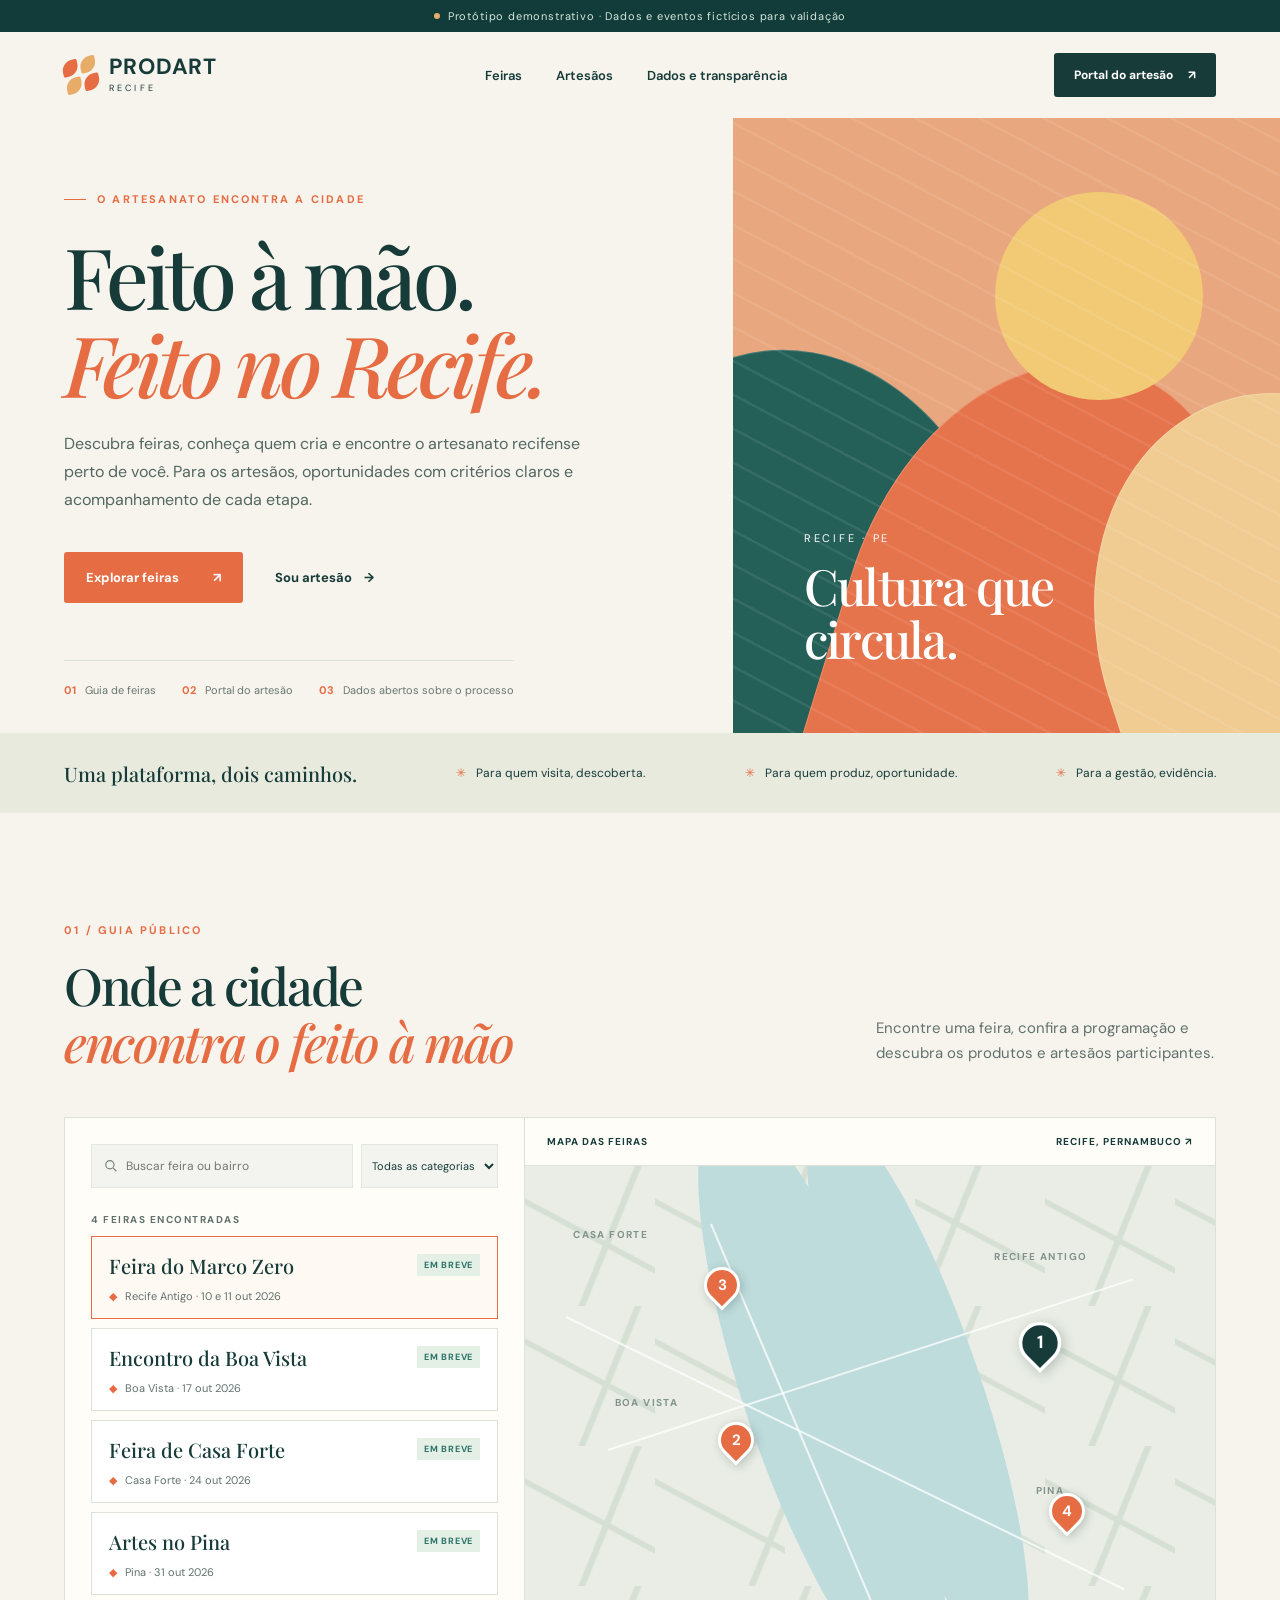
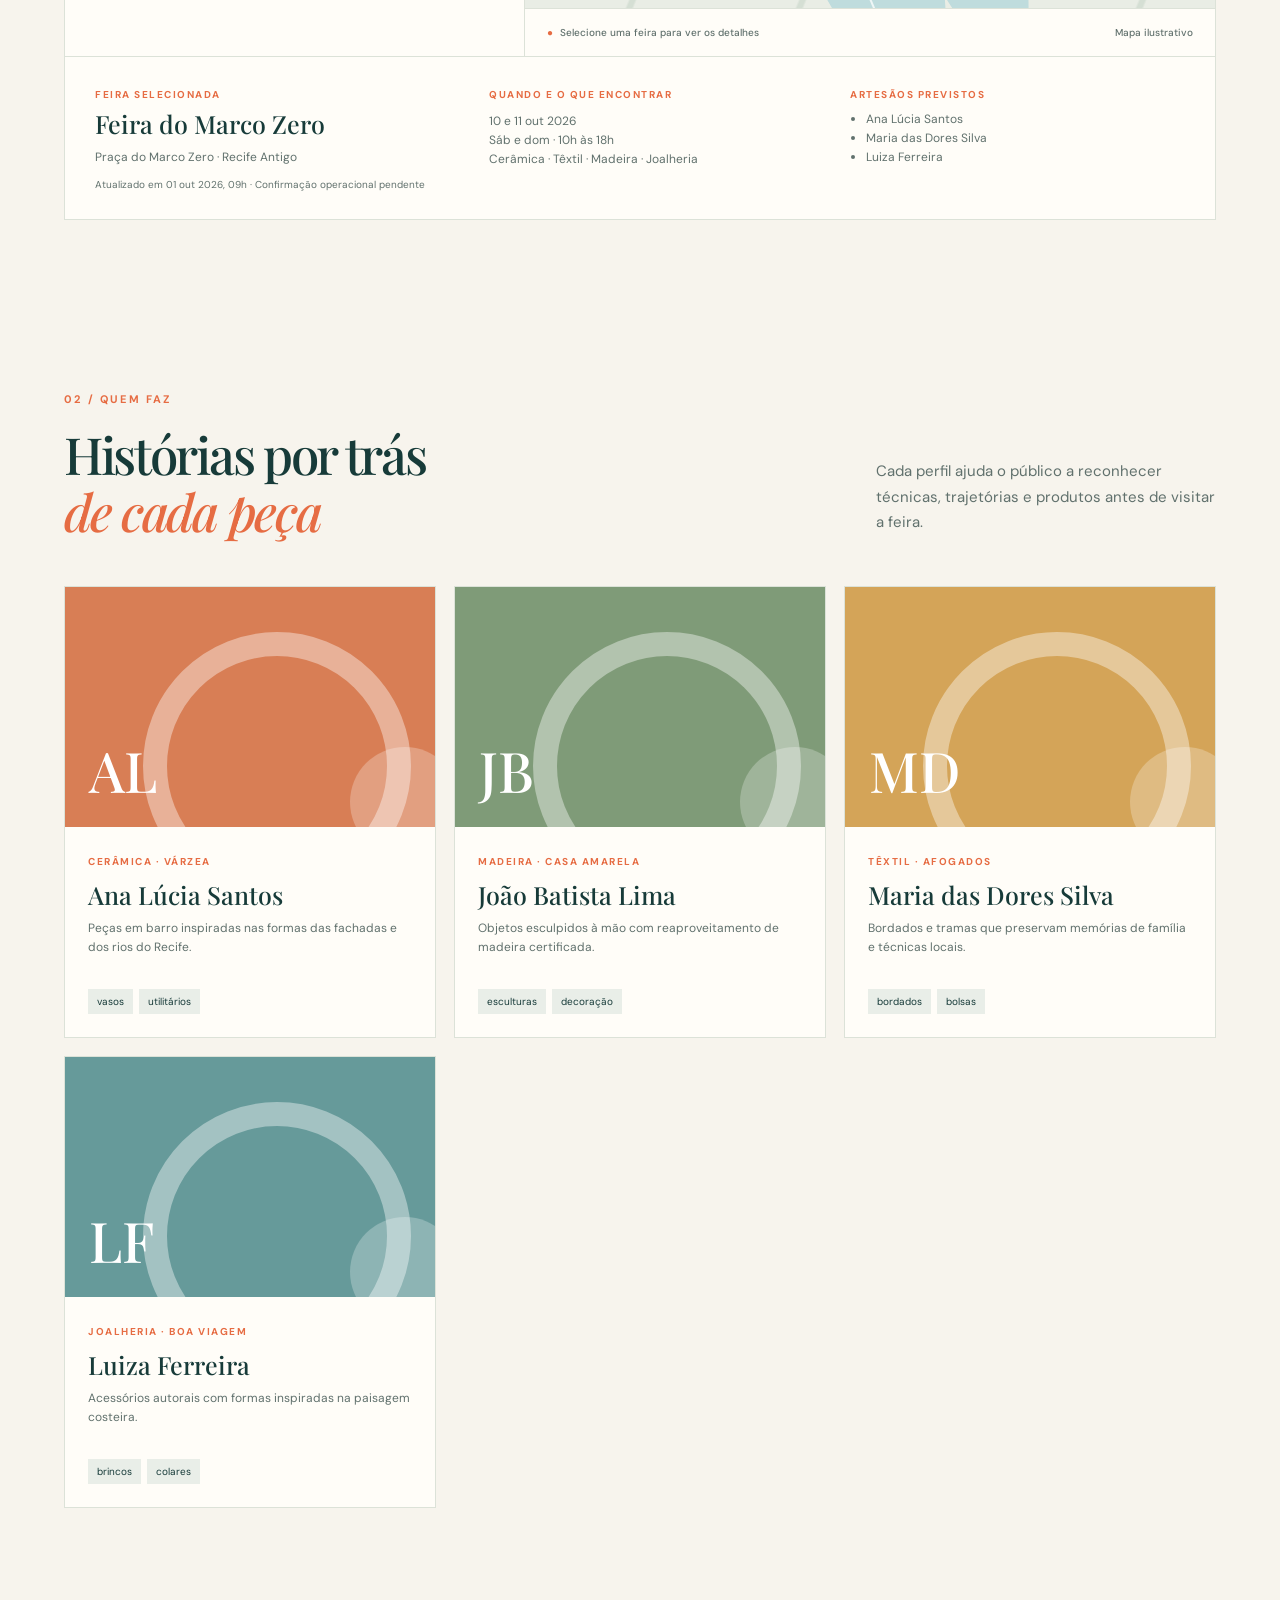
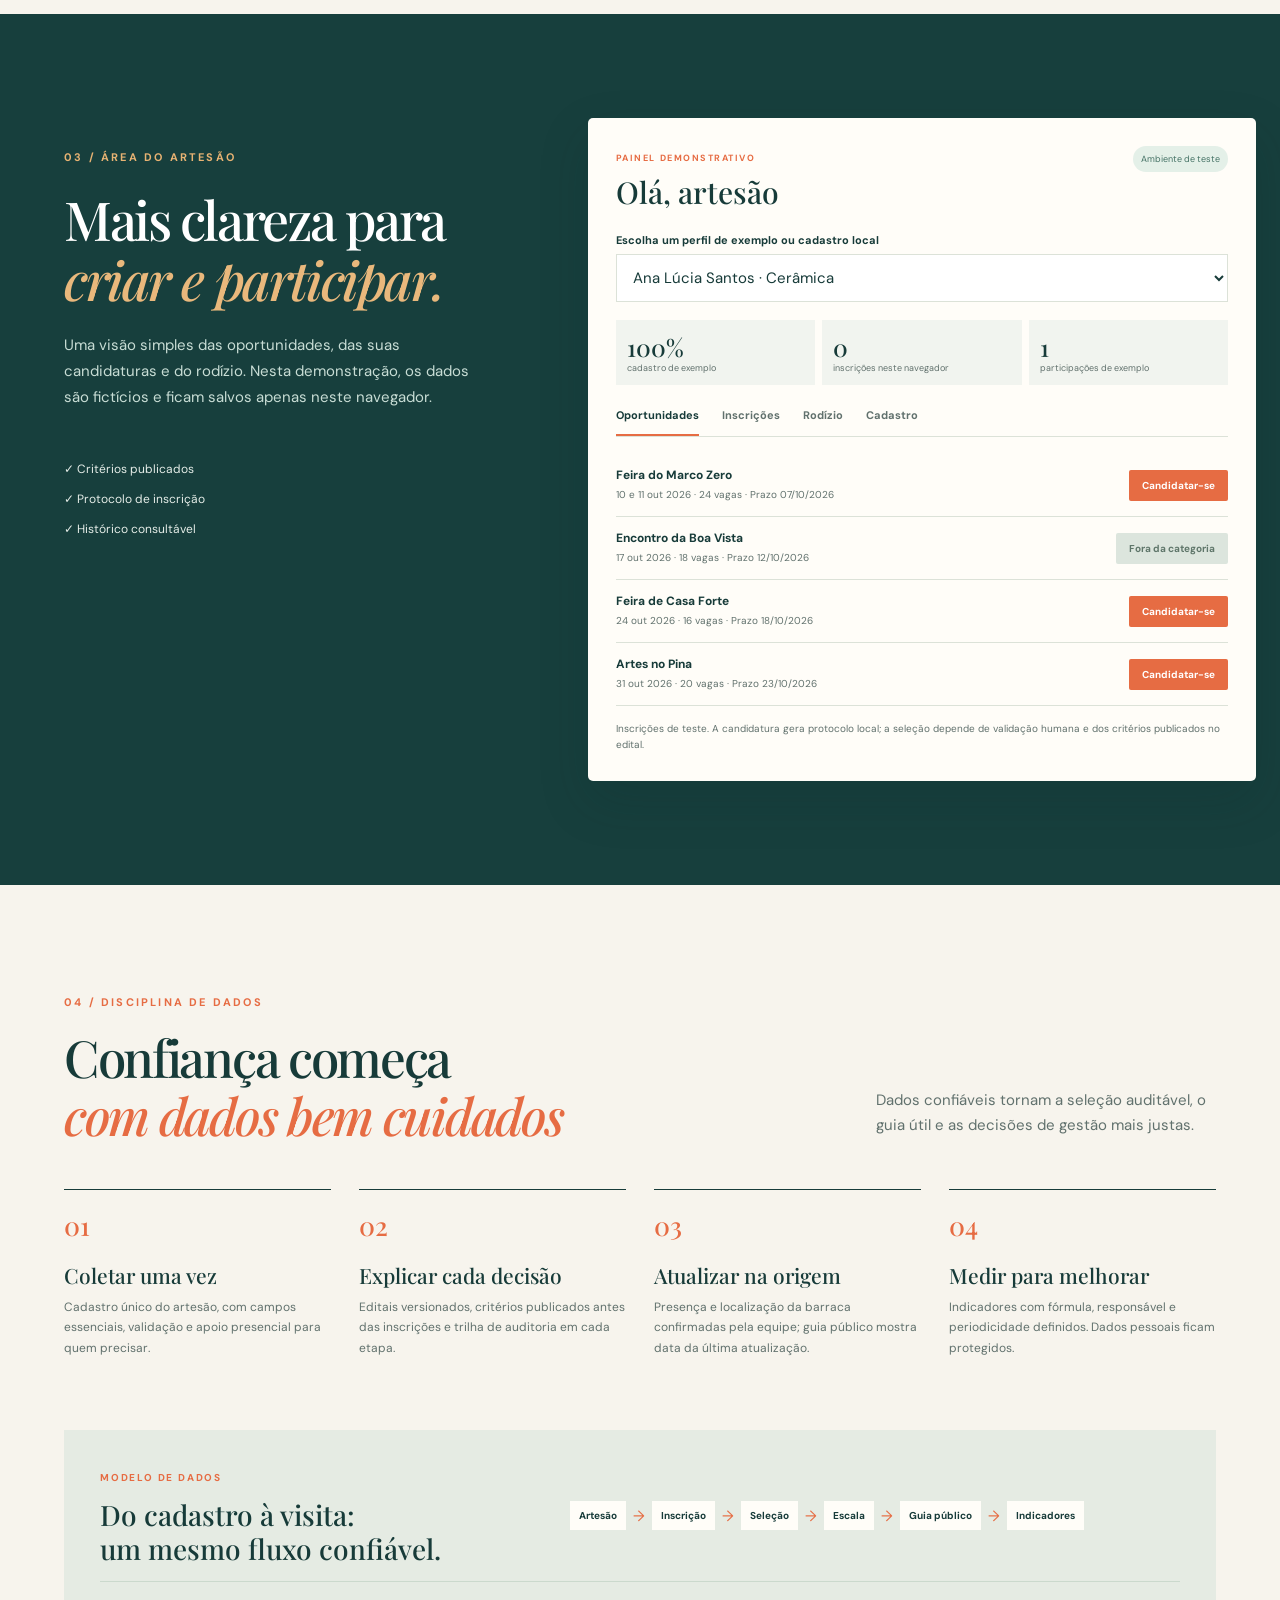
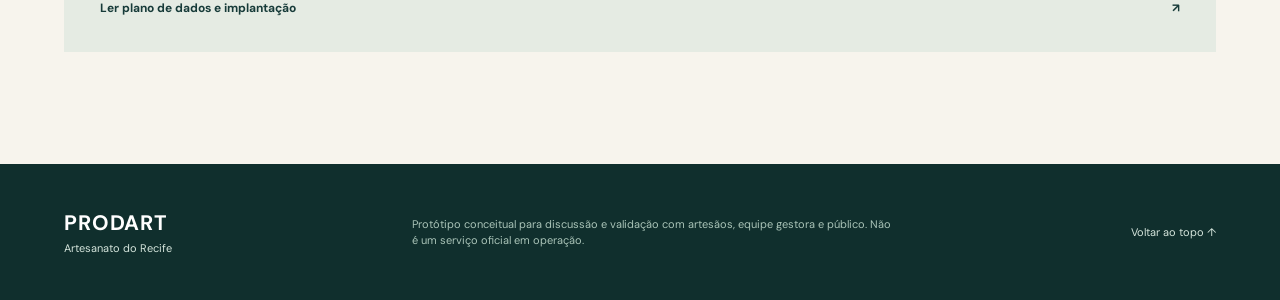
<file: assets/prototipo/index.html>
<!doctype html>
<html lang="pt-BR">
<head>
  <meta charset="UTF-8" />
  <meta name="viewport" content="width=device-width, initial-scale=1" />
  <meta name="theme-color" content="#123c3a" />
  <title>PRODART Recife — artesanato em movimento</title>
  <meta name="description" content="Protótipo de guia público das feiras e portal do artesão do PRODART Recife, com gestão orientada por dados." />
  <link rel="stylesheet" href="styles.css" />
</head>
<body>
  <div class="demo-bar"><span class="demo-dot"></span> Protótipo demonstrativo · Dados e eventos fictícios para validação</div>
  <header class="site-header">
    <a class="brand" href="#inicio" aria-label="PRODART Recife, início">
      <span class="brand-mark" aria-hidden="true"><i></i><i></i><i></i><i></i></span>
      <span><strong>PRODART</strong><small>RECIFE</small></span>
    </a>
    <nav class="main-nav" aria-label="Navegação principal">
      <a href="#feiras">Feiras</a><a href="#artesaos">Artesãos</a><a href="#metodo">Dados e transparência</a>
    </nav>
    <a class="header-cta" href="#portal">Portal do artesão <span aria-hidden="true">↗</span></a>
    <button class="menu-button" id="menuButton" type="button" aria-label="Abrir menu" aria-expanded="false">☰</button>
  </header>

  <main>
    <section class="hero" id="inicio">
      <div class="hero-copy">
        <div class="eyebrow"><span class="eyebrow-line"></span> O ARTESANATO ENCONTRA A CIDADE</div>
        <h1>Feito à mão.<br><em>Feito no Recife.</em></h1>
        <p>Descubra feiras, conheça quem cria e encontre o artesanato recifense perto de você. Para os artesãos, oportunidades com critérios claros e acompanhamento de cada etapa.</p>
        <div class="hero-actions"><a class="button button-primary" href="#feiras">Explorar feiras <span>↗</span></a><a class="text-link" href="#portal">Sou artesão <span>→</span></a></div>
        <div class="hero-meta"><span><b>01</b> Guia de feiras</span><span><b>02</b> Portal do artesão</span><span><b>03</b> Dados abertos sobre o processo</span></div>
      </div>
      <div class="hero-art" aria-label="Ilustração abstrata inspirada nas cores e tramas do artesanato recifense" role="img">
        <div class="sun"></div><div class="arch arch-one"></div><div class="arch arch-two"></div><div class="arch arch-three"></div><div class="hero-pattern"></div>
        <div class="hero-art-label"><span>RECIFE · PE</span><strong>Cultura que<br>circula.</strong></div>
      </div>
    </section>

    <section class="intro-strip" aria-label="Como a plataforma funciona">
      <p>Uma plataforma, dois caminhos.</p><span>Para quem visita, descoberta.</span><span>Para quem produz, oportunidade.</span><span>Para a gestão, evidência.</span>
    </section>

    <section class="section fairs-section" id="feiras">
      <div class="section-heading"><div><span class="kicker">01 / GUIA PÚBLICO</span><h2>Onde a cidade<br><em>encontra o feito à mão</em></h2></div><p>Encontre uma feira, confira a programação e descubra os produtos e artesãos participantes.</p></div>
      <div class="fair-layout">
        <div class="fair-list-panel">
          <div class="filter-row"><label class="search-field"><span class="sr-only">Buscar feiras</span><svg viewBox="0 0 24 24" aria-hidden="true"><circle cx="10.8" cy="10.8" r="6.5"/><path d="m16 16 5 5"/></svg><input id="fairSearch" type="search" placeholder="Buscar feira ou bairro" /></label><select id="fairCategory" aria-label="Filtrar por categoria"><option value="all">Todas as categorias</option><option value="Cerâmica">Cerâmica</option><option value="Têxtil">Têxtil</option><option value="Madeira">Madeira</option><option value="Joalheria">Joalheria</option></select></div>
          <div class="result-count" id="fairCount"></div><div id="fairCards" class="fair-cards"></div>
        </div>
        <div class="map-panel"><div class="map-top"><span>MAPA DAS FEIRAS</span><span>RECIFE, PERNAMBUCO ↗</span></div><div class="map-canvas" id="mapCanvas"><div class="river river-one"></div><div class="river river-two"></div><div class="map-road road-one"></div><div class="map-road road-two"></div><div class="map-road road-three"></div><span class="map-neighborhood bairro-antigo">RECIFE ANTIGO</span><span class="map-neighborhood bairro-boa">BOA VISTA</span><span class="map-neighborhood bairro-casa">CASA FORTE</span><span class="map-neighborhood bairro-pina">PINA</span><div id="mapMarkers"></div></div><div class="map-caption"><span class="map-pin-small">●</span> Selecione uma feira para ver os detalhes <span>Mapa ilustrativo</span></div></div>
      </div>
      <div class="fair-detail" id="fairDetail" aria-live="polite"></div>
    </section>

    <section class="section artisan-section" id="artesaos"><div class="section-heading"><div><span class="kicker">02 / QUEM FAZ</span><h2>Histórias por trás<br><em>de cada peça</em></h2></div><p>Cada perfil ajuda o público a reconhecer técnicas, trajetórias e produtos antes de visitar a feira.</p></div><div class="artisan-grid" id="artisanCards"></div></section>

    <section class="portal-section" id="portal"><div class="portal-inner"><div class="portal-intro"><span class="kicker light">03 / ÁREA DO ARTESÃO</span><h2>Mais clareza para<br><em>criar e participar.</em></h2><p>Uma visão simples das oportunidades, das suas candidaturas e do rodízio. Nesta demonstração, os dados são fictícios e ficam salvos apenas neste navegador.</p><div class="portal-principles"><span>✓ Critérios publicados</span><span>✓ Protocolo de inscrição</span><span>✓ Histórico consultável</span></div></div><div class="portal-card"><div class="portal-card-head"><div><span>PAINEL DEMONSTRATIVO</span><h3>Olá, artesão</h3></div><span class="status-pill">Ambiente de teste</span></div><label class="field-label" for="artisanSelect">Escolha um perfil de exemplo ou cadastro local</label><select id="artisanSelect" class="wide-select"></select><div class="portal-stats" id="portalStats"></div><div class="portal-tabs" role="tablist" aria-label="Painel do artesão"><button type="button" class="active" data-tab="opportunities" role="tab" aria-selected="true">Oportunidades</button><button type="button" data-tab="applications" role="tab" aria-selected="false">Inscrições</button><button type="button" data-tab="rotation" role="tab" aria-selected="false">Rodízio</button><button type="button" data-tab="registration" role="tab" aria-selected="false">Cadastro</button></div><div id="portalContent" class="portal-content"></div></div></div></section>

    <section class="section method-section" id="metodo"><div class="section-heading"><div><span class="kicker">04 / DISCIPLINA DE DADOS</span><h2>Confiança começa<br><em>com dados bem cuidados</em></h2></div><p>Dados confiáveis tornam a seleção auditável, o guia útil e as decisões de gestão mais justas.</p></div><div class="method-grid"><article><span class="method-number">01</span><h3>Coletar uma vez</h3><p>Cadastro único do artesão, com campos essenciais, validação e apoio presencial para quem precisar.</p></article><article><span class="method-number">02</span><h3>Explicar cada decisão</h3><p>Editais versionados, critérios publicados antes das inscrições e trilha de auditoria em cada etapa.</p></article><article><span class="method-number">03</span><h3>Atualizar na origem</h3><p>Presença e localização da barraca confirmadas pela equipe; guia público mostra data da última atualização.</p></article><article><span class="method-number">04</span><h3>Medir para melhorar</h3><p>Indicadores com fórmula, responsável e periodicidade definidos. Dados pessoais ficam protegidos.</p></article></div><div class="data-panel"><div><span>MODELO DE DADOS</span><h3>Do cadastro à visita:<br>um mesmo fluxo confiável.</h3></div><div class="data-flow"><span>Artesão</span><b>→</b><span>Inscrição</span><b>→</b><span>Seleção</span><b>→</b><span>Escala</span><b>→</b><span>Guia público</span><b>→</b><span>Indicadores</span></div><a href="documento/plano-prodart.html" target="_blank" rel="noopener">Ler plano de dados e implantação <span>↗</span></a></div></section>
  </main>
  <footer><div class="footer-brand"><strong>PRODART</strong><span>Artesanato do Recife</span></div><p>Protótipo conceitual para discussão e validação com artesãos, equipe gestora e público. Não é um serviço oficial em operação.</p><a href="#inicio">Voltar ao topo ↑</a></footer>
  <div id="toast" class="toast" role="status" aria-live="polite"></div>
  <script src="app.js"></script>
</body>
</html>
</file>
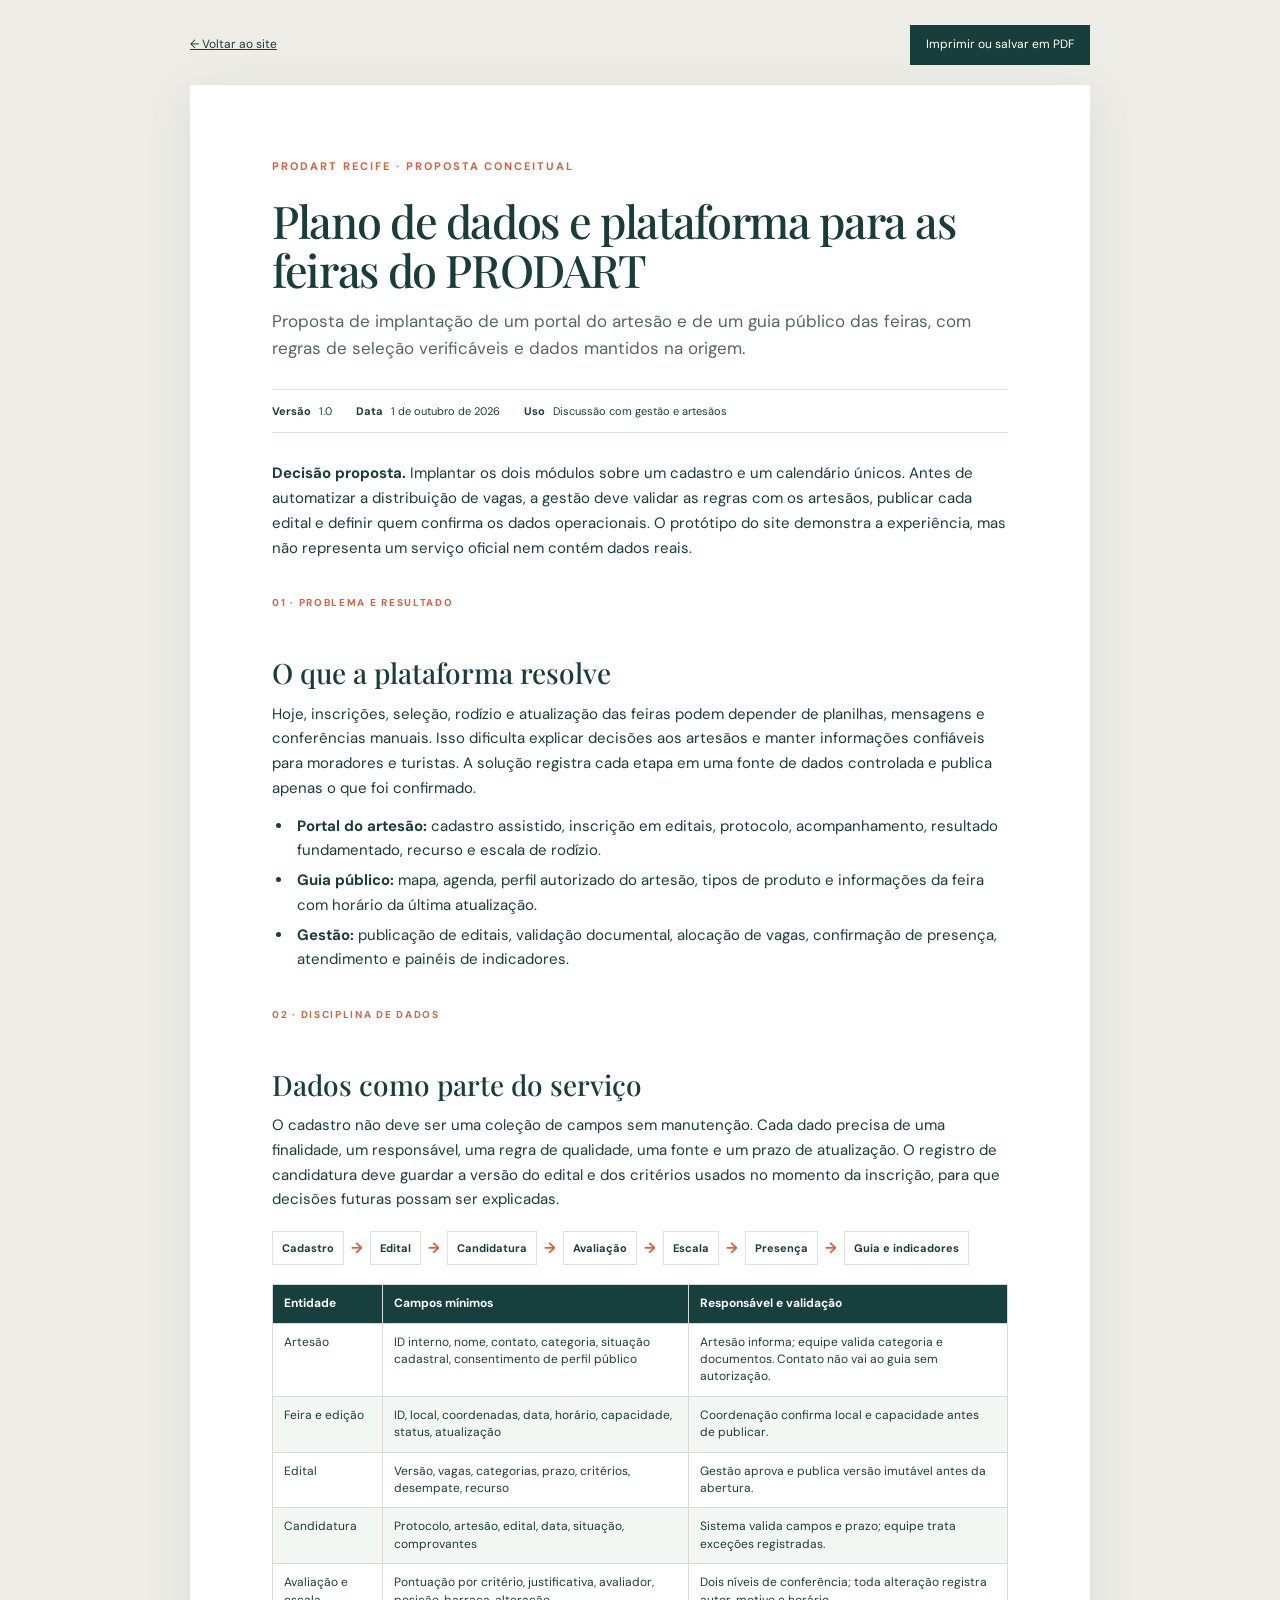
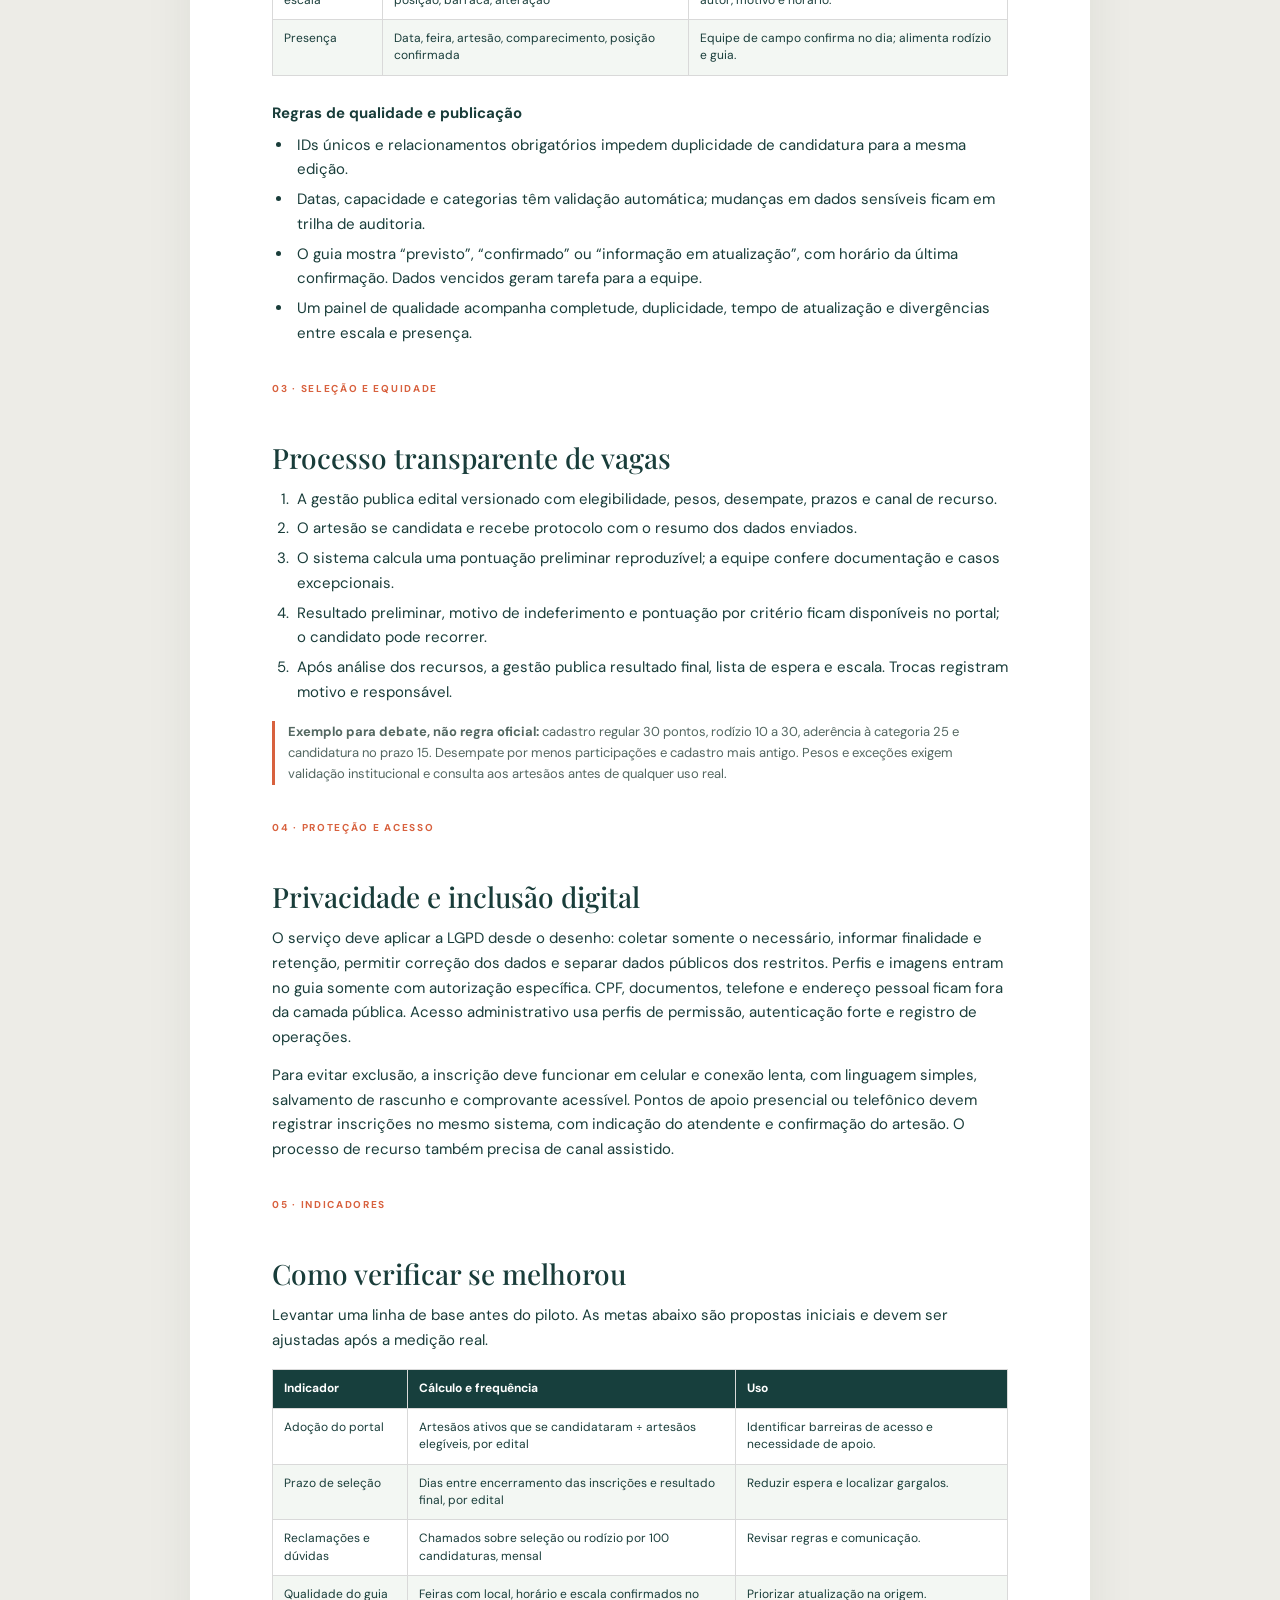
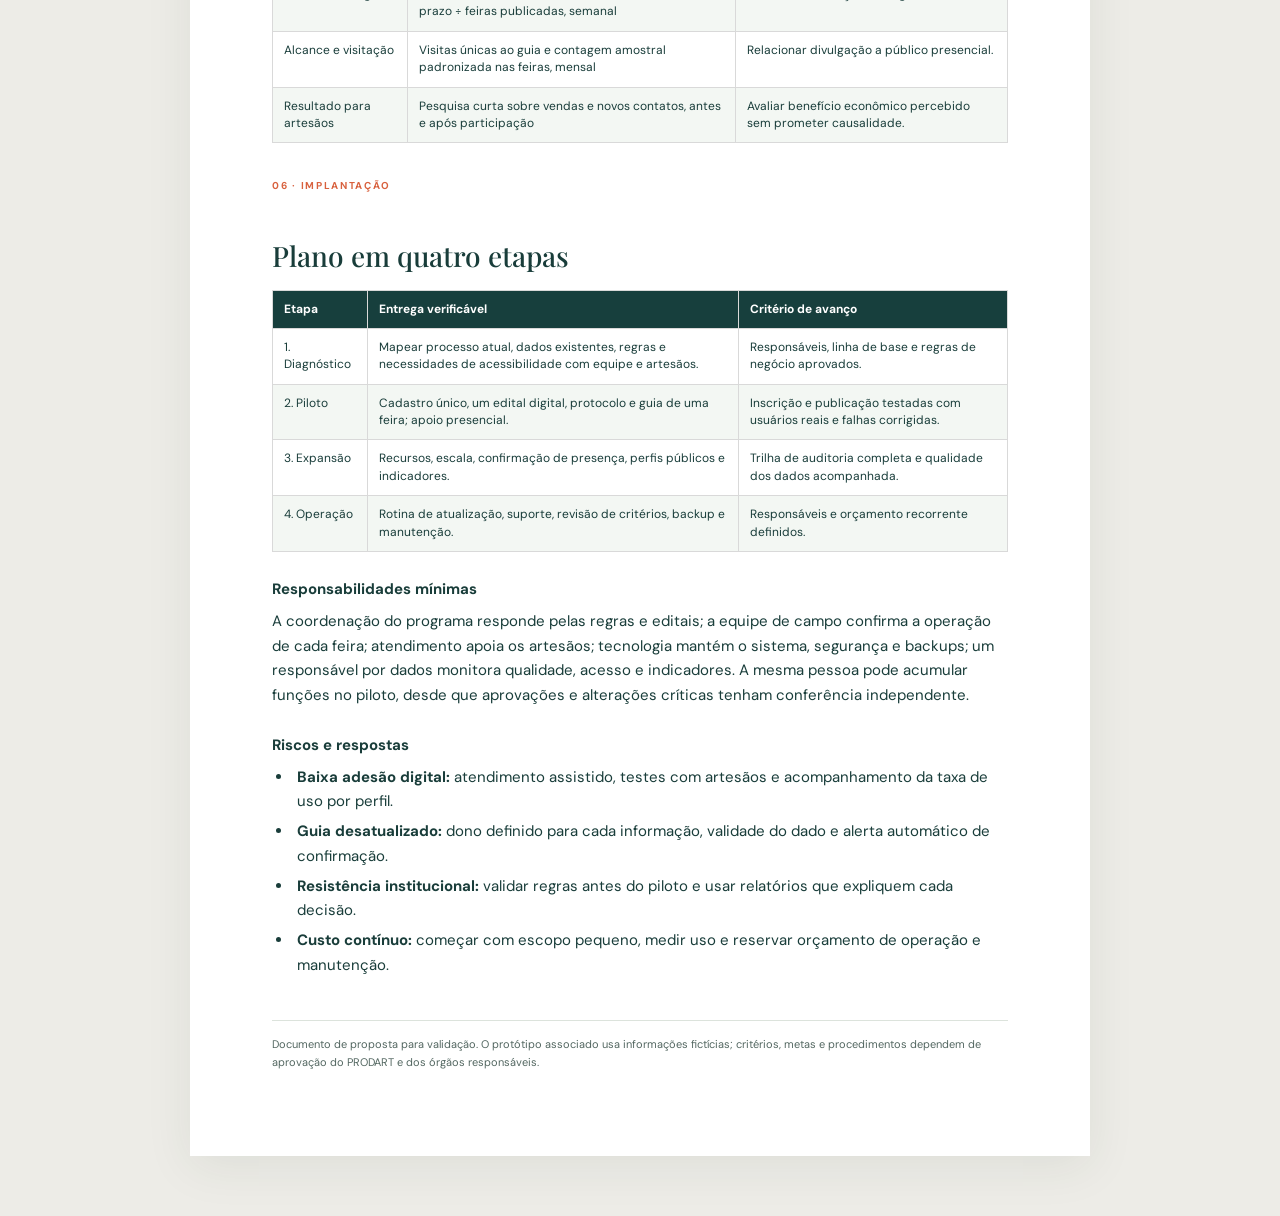
<file: assets/prototipo/documento/plano-prodart.html>
<!doctype html>
<html lang="pt-BR"><head><meta charset="UTF-8"><meta name="viewport" content="width=device-width, initial-scale=1"><title>Plano de dados e plataforma PRODART Recife</title><style>
@import url('https://fonts.googleapis.com/css2?family=DM+Sans:wght@400;500;700&family=Playfair+Display:wght@500;600&display=swap');
:root{--ink:#193d3a;--muted:#536761;--line:#dce3dc;--accent:#d8613e}*{box-sizing:border-box}body{margin:0;background:#edece7;color:var(--ink);font:15px/1.65 'DM Sans',Arial,sans-serif}.toolbar{max-width:900px;margin:25px auto 0;display:flex;justify-content:space-between;align-items:center;font-size:12px}.toolbar a{color:var(--ink)}button{border:0;background:var(--ink);color:white;padding:10px 16px;cursor:pointer;font:inherit}.page{max-width:900px;margin:20px auto 60px;background:white;padding:72px 82px;box-shadow:0 10px 45px #233b2c14}.overline{font-size:11px;font-weight:700;letter-spacing:.18em;color:var(--accent)}h1,h2,h3{color:var(--ink)}h1{font:500 45px/1.1 'Playfair Display',Georgia,serif;letter-spacing:-.03em;margin:21px 0 13px}h2{font:500 28px/1.2 'Playfair Display',Georgia,serif;margin:36px 0 12px;padding-top:8px}h3{font-size:15px;margin:25px 0 7px}p{margin:0 0 13px}.lead{font-size:17px;line-height:1.6;color:var(--muted);margin-bottom:27px}.meta{display:flex;gap:24px;border-top:1px solid var(--line);border-bottom:1px solid var(--line);padding:12px 0;margin:20px 0 28px;font-size:11px}.meta strong{margin-right:5px}ul,ol{padding-left:21px;margin:7px 0 16px}li{padding-left:4px;margin-bottom:5px}table{width:100%;border-collapse:collapse;margin:17px 0 23px;font-size:12px;line-height:1.45}th,td{border:1px solid #d9d9d9;text-align:left;vertical-align:top;padding:10px 11px}th{background:#173f3d;color:#fff;font-weight:700}tbody tr:nth-child(even){background:#f3f7f3}.note{border-left:3px solid var(--accent);padding-left:13px;color:var(--muted);font-size:13px}.section-label{font-size:10px;letter-spacing:.17em;color:var(--accent);font-weight:700;margin-top:35px}.flow{display:flex;flex-wrap:wrap;align-items:center;gap:7px;margin:19px 0}.flow span{border:1px solid var(--line);padding:7px 9px;font-size:11px;font-weight:700}.flow b{color:var(--accent)}.small{font-size:12px;color:var(--muted)}.footer{margin-top:42px;border-top:1px solid var(--line);padding-top:14px;font-size:11px;color:var(--muted)}@media(max-width:650px){.toolbar{margin:12px 18px 0}.page{margin:15px 0;padding:35px 22px}h1{font-size:36px}.meta{display:block}.meta span{display:block}.flow{gap:4px}table{font-size:10px}th,td{padding:7px}}@media print{@page{size:A4;margin:18mm}body{background:white;font-size:10.5pt}.toolbar{display:none}.page{max-width:none;margin:0;padding:0;box-shadow:none}h1{font-size:31pt}h2{font-size:20pt;break-after:avoid}h3{break-after:avoid}table{break-inside:auto;font-size:9pt}tr{break-inside:avoid}p,li{orphans:2;widows:2}.section-label{break-after:avoid}}
</style></head><body><div class="toolbar"><a href="../index.html">← Voltar ao site</a><button onclick="window.print()">Imprimir ou salvar em PDF</button></div><article class="page">
<div class="overline">PRODART RECIFE · PROPOSTA CONCEITUAL</div><h1>Plano de dados e plataforma para as feiras do PRODART</h1><p class="lead">Proposta de implantação de um portal do artesão e de um guia público das feiras, com regras de seleção verificáveis e dados mantidos na origem.</p><div class="meta"><span><strong>Versão</strong> 1.0</span><span><strong>Data</strong> 1 de outubro de 2026</span><span><strong>Uso</strong> Discussão com gestão e artesãos</span></div>
<p><strong>Decisão proposta.</strong> Implantar os dois módulos sobre um cadastro e um calendário únicos. Antes de automatizar a distribuição de vagas, a gestão deve validar as regras com os artesãos, publicar cada edital e definir quem confirma os dados operacionais. O protótipo do site demonstra a experiência, mas não representa um serviço oficial nem contém dados reais.</p>
<div class="section-label">01 · PROBLEMA E RESULTADO</div><h2>O que a plataforma resolve</h2><p>Hoje, inscrições, seleção, rodízio e atualização das feiras podem depender de planilhas, mensagens e conferências manuais. Isso dificulta explicar decisões aos artesãos e manter informações confiáveis para moradores e turistas. A solução registra cada etapa em uma fonte de dados controlada e publica apenas o que foi confirmado.</p><ul><li><strong>Portal do artesão:</strong> cadastro assistido, inscrição em editais, protocolo, acompanhamento, resultado fundamentado, recurso e escala de rodízio.</li><li><strong>Guia público:</strong> mapa, agenda, perfil autorizado do artesão, tipos de produto e informações da feira com horário da última atualização.</li><li><strong>Gestão:</strong> publicação de editais, validação documental, alocação de vagas, confirmação de presença, atendimento e painéis de indicadores.</li></ul>
<div class="section-label">02 · DISCIPLINA DE DADOS</div><h2>Dados como parte do serviço</h2><p>O cadastro não deve ser uma coleção de campos sem manutenção. Cada dado precisa de uma finalidade, um responsável, uma regra de qualidade, uma fonte e um prazo de atualização. O registro de candidatura deve guardar a versão do edital e dos critérios usados no momento da inscrição, para que decisões futuras possam ser explicadas.</p><div class="flow"><span>Cadastro</span><b>→</b><span>Edital</span><b>→</b><span>Candidatura</span><b>→</b><span>Avaliação</span><b>→</b><span>Escala</span><b>→</b><span>Presença</span><b>→</b><span>Guia e indicadores</span></div>
<table><thead><tr><th>Entidade</th><th>Campos mínimos</th><th>Responsável e validação</th></tr></thead><tbody><tr><td>Artesão</td><td>ID interno, nome, contato, categoria, situação cadastral, consentimento de perfil público</td><td>Artesão informa; equipe valida categoria e documentos. Contato não vai ao guia sem autorização.</td></tr><tr><td>Feira e edição</td><td>ID, local, coordenadas, data, horário, capacidade, status, atualização</td><td>Coordenação confirma local e capacidade antes de publicar.</td></tr><tr><td>Edital</td><td>Versão, vagas, categorias, prazo, critérios, desempate, recurso</td><td>Gestão aprova e publica versão imutável antes da abertura.</td></tr><tr><td>Candidatura</td><td>Protocolo, artesão, edital, data, situação, comprovantes</td><td>Sistema valida campos e prazo; equipe trata exceções registradas.</td></tr><tr><td>Avaliação e escala</td><td>Pontuação por critério, justificativa, avaliador, posição, barraca, alteração</td><td>Dois níveis de conferência; toda alteração registra autor, motivo e horário.</td></tr><tr><td>Presença</td><td>Data, feira, artesão, comparecimento, posição confirmada</td><td>Equipe de campo confirma no dia; alimenta rodízio e guia.</td></tr></tbody></table>
<h3>Regras de qualidade e publicação</h3><ul><li>IDs únicos e relacionamentos obrigatórios impedem duplicidade de candidatura para a mesma edição.</li><li>Datas, capacidade e categorias têm validação automática; mudanças em dados sensíveis ficam em trilha de auditoria.</li><li>O guia mostra “previsto”, “confirmado” ou “informação em atualização”, com horário da última confirmação. Dados vencidos geram tarefa para a equipe.</li><li>Um painel de qualidade acompanha completude, duplicidade, tempo de atualização e divergências entre escala e presença.</li></ul>
<div class="section-label">03 · SELEÇÃO E EQUIDADE</div><h2>Processo transparente de vagas</h2><ol><li>A gestão publica edital versionado com elegibilidade, pesos, desempate, prazos e canal de recurso.</li><li>O artesão se candidata e recebe protocolo com o resumo dos dados enviados.</li><li>O sistema calcula uma pontuação preliminar reproduzível; a equipe confere documentação e casos excepcionais.</li><li>Resultado preliminar, motivo de indeferimento e pontuação por critério ficam disponíveis no portal; o candidato pode recorrer.</li><li>Após análise dos recursos, a gestão publica resultado final, lista de espera e escala. Trocas registram motivo e responsável.</li></ol><p class="note"><strong>Exemplo para debate, não regra oficial:</strong> cadastro regular 30 pontos, rodízio 10 a 30, aderência à categoria 25 e candidatura no prazo 15. Desempate por menos participações e cadastro mais antigo. Pesos e exceções exigem validação institucional e consulta aos artesãos antes de qualquer uso real.</p>
<div class="section-label">04 · PROTEÇÃO E ACESSO</div><h2>Privacidade e inclusão digital</h2><p>O serviço deve aplicar a LGPD desde o desenho: coletar somente o necessário, informar finalidade e retenção, permitir correção dos dados e separar dados públicos dos restritos. Perfis e imagens entram no guia somente com autorização específica. CPF, documentos, telefone e endereço pessoal ficam fora da camada pública. Acesso administrativo usa perfis de permissão, autenticação forte e registro de operações.</p><p>Para evitar exclusão, a inscrição deve funcionar em celular e conexão lenta, com linguagem simples, salvamento de rascunho e comprovante acessível. Pontos de apoio presencial ou telefônico devem registrar inscrições no mesmo sistema, com indicação do atendente e confirmação do artesão. O processo de recurso também precisa de canal assistido.</p>
<div class="section-label">05 · INDICADORES</div><h2>Como verificar se melhorou</h2><p>Levantar uma linha de base antes do piloto. As metas abaixo são propostas iniciais e devem ser ajustadas após a medição real.</p><table><thead><tr><th>Indicador</th><th>Cálculo e frequência</th><th>Uso</th></tr></thead><tbody><tr><td>Adoção do portal</td><td>Artesãos ativos que se candidataram ÷ artesãos elegíveis, por edital</td><td>Identificar barreiras de acesso e necessidade de apoio.</td></tr><tr><td>Prazo de seleção</td><td>Dias entre encerramento das inscrições e resultado final, por edital</td><td>Reduzir espera e localizar gargalos.</td></tr><tr><td>Reclamações e dúvidas</td><td>Chamados sobre seleção ou rodízio por 100 candidaturas, mensal</td><td>Revisar regras e comunicação.</td></tr><tr><td>Qualidade do guia</td><td>Feiras com local, horário e escala confirmados no prazo ÷ feiras publicadas, semanal</td><td>Priorizar atualização na origem.</td></tr><tr><td>Alcance e visitação</td><td>Visitas únicas ao guia e contagem amostral padronizada nas feiras, mensal</td><td>Relacionar divulgação a público presencial.</td></tr><tr><td>Resultado para artesãos</td><td>Pesquisa curta sobre vendas e novos contatos, antes e após participação</td><td>Avaliar benefício econômico percebido sem prometer causalidade.</td></tr></tbody></table>
<div class="section-label">06 · IMPLANTAÇÃO</div><h2>Plano em quatro etapas</h2><table><thead><tr><th>Etapa</th><th>Entrega verificável</th><th>Critério de avanço</th></tr></thead><tbody><tr><td>1. Diagnóstico</td><td>Mapear processo atual, dados existentes, regras e necessidades de acessibilidade com equipe e artesãos.</td><td>Responsáveis, linha de base e regras de negócio aprovados.</td></tr><tr><td>2. Piloto</td><td>Cadastro único, um edital digital, protocolo e guia de uma feira; apoio presencial.</td><td>Inscrição e publicação testadas com usuários reais e falhas corrigidas.</td></tr><tr><td>3. Expansão</td><td>Recursos, escala, confirmação de presença, perfis públicos e indicadores.</td><td>Trilha de auditoria completa e qualidade dos dados acompanhada.</td></tr><tr><td>4. Operação</td><td>Rotina de atualização, suporte, revisão de critérios, backup e manutenção.</td><td>Responsáveis e orçamento recorrente definidos.</td></tr></tbody></table>
<h3>Responsabilidades mínimas</h3><p>A coordenação do programa responde pelas regras e editais; a equipe de campo confirma a operação de cada feira; atendimento apoia os artesãos; tecnologia mantém o sistema, segurança e backups; um responsável por dados monitora qualidade, acesso e indicadores. A mesma pessoa pode acumular funções no piloto, desde que aprovações e alterações críticas tenham conferência independente.</p>
<h3>Riscos e respostas</h3><ul><li><strong>Baixa adesão digital:</strong> atendimento assistido, testes com artesãos e acompanhamento da taxa de uso por perfil.</li><li><strong>Guia desatualizado:</strong> dono definido para cada informação, validade do dado e alerta automático de confirmação.</li><li><strong>Resistência institucional:</strong> validar regras antes do piloto e usar relatórios que expliquem cada decisão.</li><li><strong>Custo contínuo:</strong> começar com escopo pequeno, medir uso e reservar orçamento de operação e manutenção.</li></ul><p class="footer">Documento de proposta para validação. O protótipo associado usa informações fictícias; critérios, metas e procedimentos dependem de aprovação do PRODART e dos órgãos responsáveis.</p>
</article></body></html>
</file>
<file: assets/prototipo/styles.css>
@import url('https://fonts.googleapis.com/css2?family=DM+Sans:wght@400;500;600;700&family=Playfair+Display:ital,wght@0,500;0,600;1,500&display=swap');
:root{--ink:#173b39;--muted:#61716d;--cream:#f7f4ed;--paper:#fffdf8;--line:#dce2d8;--orange:#e66c43;--mint:#dceae2;--gold:#e9bb72;--serif:'Playfair Display',Georgia,serif;--sans:'DM Sans',Arial,sans-serif}
*{box-sizing:border-box}html{scroll-behavior:smooth}body{margin:0;background:var(--cream);color:var(--ink);font-family:var(--sans);font-size:15px}a{color:inherit;text-decoration:none}button,input,select{font:inherit}button{cursor:pointer}.sr-only{position:absolute;width:1px;height:1px;padding:0;margin:-1px;overflow:hidden;clip:rect(0,0,0,0);white-space:nowrap;border:0}
.demo-bar{height:32px;background:#123c3a;color:#d5e7dc;text-align:center;font-size:11px;letter-spacing:.075em;display:flex;gap:8px;align-items:center;justify-content:center}.demo-dot{width:6px;height:6px;background:#e6ad6f;border-radius:50%}.site-header{height:86px;display:flex;align-items:center;justify-content:space-between;max-width:1440px;padding:0 5vw;margin:auto}.brand{display:flex;align-items:center;gap:11px}.brand-mark{position:relative;width:34px;height:34px;display:grid;grid-template-columns:1fr 1fr;gap:2px;transform:rotate(-13deg)}.brand-mark i{background:var(--orange);border-radius:70% 10% 70% 10%}.brand-mark i:nth-child(2),.brand-mark i:nth-child(3){background:#e7ad68}.brand strong{display:block;font-size:22px;line-height:1;letter-spacing:.04em}.brand small{display:block;font-size:9px;letter-spacing:.35em;margin-top:4px}.main-nav{display:flex;gap:34px;font-size:13px;font-weight:600}.main-nav a:hover,.text-link:hover,footer a:hover{text-decoration:underline;text-underline-offset:5px}.header-cta{background:var(--ink);color:white;padding:14px 20px;font-size:12px;font-weight:700;border-radius:3px}.header-cta span{padding-left:12px}.menu-button{display:none;border:0;background:none;font-size:25px;color:var(--ink)}
.hero{max-width:1440px;min-height:615px;margin:auto;padding:0 0 0 5vw;display:grid;grid-template-columns:55% 45%;overflow:hidden}.hero-copy{padding:74px 6vw 36px 0;display:flex;flex-direction:column;align-items:flex-start}.eyebrow,.kicker{font-size:11px;font-weight:700;letter-spacing:.2em;color:var(--orange)}.eyebrow{display:flex;align-items:center;gap:11px}.eyebrow-line{width:22px;height:1px;background:var(--orange)}h1,h2,h3,p{margin-top:0}h1{font:500 clamp(64px,6.6vw,112px)/1.04 var(--serif);letter-spacing:-.055em;margin:26px 0 22px}h1 em,h2 em{font-weight:500;color:var(--orange)}.hero-copy>p{max-width:555px;color:#526761;line-height:1.75;font-size:16px}.hero-actions{display:flex;align-items:center;gap:32px;margin:22px 0 55px}.button{display:inline-flex;align-items:center;gap:34px;padding:17px 22px;border-radius:3px;font-size:13px;font-weight:700}.button-primary{background:var(--orange);color:#fff}.button-primary:hover{background:#ce5932}.text-link{font-size:13px;font-weight:700}.text-link span{padding-left:9px}.hero-meta{margin-top:auto;display:flex;gap:26px;border-top:1px solid var(--line);padding-top:22px;font-size:11px;color:#687671;flex-wrap:wrap}.hero-meta b{color:var(--orange);margin-right:6px}.hero-art{position:relative;min-height:615px;background:#e8a77e;overflow:hidden}.sun{position:absolute;width:38%;aspect-ratio:1;background:#f2c975;border-radius:50%;top:12%;right:14%;z-index:1}.arch{position:absolute;border-radius:52% 52% 0 0;bottom:-17%;width:73%;height:80%;box-shadow:inset 0 0 0 1px #ffffff30}.arch-one{background:#245f58;left:-23%;transform:rotate(-17deg)}.arch-two{background:#e5734b;left:20%;bottom:-29%;height:90%;transform:rotate(17deg)}.arch-three{background:#f0cc92;right:-40%;bottom:-24%;transform:rotate(-18deg)}.hero-pattern{position:absolute;z-index:3;inset:0;background:repeating-linear-gradient(28deg,transparent 0 27px,#ffffff14 28px 30px);mix-blend-mode:screen}.hero-art-label{position:absolute;z-index:4;left:13%;bottom:11%;color:#fff}.hero-art-label span{font-size:11px;letter-spacing:.25em}.hero-art-label strong{display:block;font:500 50px/1.05 var(--serif);margin-top:13px;letter-spacing:-.035em}.intro-strip{max-width:1440px;margin:auto;background:#e8eade;min-height:80px;display:flex;align-items:center;justify-content:space-between;gap:25px;padding:20px 5vw;font-size:12px}.intro-strip p{font:500 20px var(--serif);margin:0;white-space:nowrap}.intro-strip span:before{content:'✳';color:var(--orange);margin-right:10px}
.section{max-width:1440px;margin:auto;padding:106px 5vw}.section-heading{display:flex;justify-content:space-between;align-items:end;gap:40px;margin-bottom:45px}.section-heading h2,.portal-intro h2{font:500 clamp(39px,4vw,63px)/1.12 var(--serif);letter-spacing:-.045em;margin:18px 0 0}.section-heading>p{max-width:340px;color:var(--muted);line-height:1.7;margin:0 0 5px}.fair-layout{display:grid;grid-template-columns:40% 60%;min-height:540px;border:1px solid var(--line);background:var(--paper)}.fair-list-panel{padding:26px;border-right:1px solid var(--line)}.filter-row{display:flex;gap:8px}.search-field{display:flex;align-items:center;gap:8px;background:#f3f4ef;border:1px solid #e3e8df;padding:0 11px;flex:1;min-width:0}.search-field svg{width:17px;height:17px;fill:none;stroke:#718079;stroke-width:1.8}.search-field input{background:none;border:0;outline:0;min-width:0;width:100%;padding:13px 0;font-size:12px;color:var(--ink)}.filter-row select{max-width:155px;border:1px solid #e3e8df;background:#f3f4ef;color:var(--ink);font-size:11px;padding:0 6px}.result-count{font-size:10px;letter-spacing:.15em;color:var(--muted);font-weight:700;margin:25px 0 10px}.fair-cards{display:grid;gap:9px}.fair-card{width:100%;text-align:left;border:1px solid var(--line);background:white;padding:15px 17px;color:var(--ink);transition:.2s}.fair-card:hover,.fair-card.active{border-color:var(--orange);background:#fff9f3}.fair-card-head{display:flex;justify-content:space-between;gap:8px;align-items:center}.fair-card h3{font:500 20px var(--serif);margin:0}.fair-card .badge{font-size:9px;text-transform:uppercase;letter-spacing:.08em;font-weight:700;color:#2b7166;background:#e4f0e6;padding:5px 7px;white-space:nowrap}.fair-card p{font-size:11px;color:var(--muted);margin:10px 0 0}.fair-card p span{color:var(--orange);margin-right:5px}.empty-state{color:var(--muted);line-height:1.6;padding:20px 4px}.map-panel{position:relative;display:flex;flex-direction:column;min-width:0}.map-top,.map-caption{display:flex;align-items:center;justify-content:space-between;padding:17px 22px;font-size:10px;font-weight:700;letter-spacing:.1em}.map-top{border-bottom:1px solid var(--line)}.map-caption{border-top:1px solid var(--line);font-size:10px;font-weight:500;letter-spacing:0;color:var(--muted)}.map-pin-small{color:var(--orange);margin-right:7px}.map-caption span:last-child{margin-left:auto}.map-canvas{position:relative;flex:1;overflow:hidden;background:#e9ede5;background-image:linear-gradient(28deg,transparent 48%,#d5dfd4 49% 51%,transparent 52%),linear-gradient(112deg,transparent 48%,#d5dfd4 49% 51%,transparent 52%);background-size:130px 140px,170px 140px}.river{position:absolute;background:#bfdcdd;border-radius:50%;transform:rotate(-19deg)}.river-one{width:22%;height:140%;left:32%;top:-17%}.river-two{width:18%;height:130%;left:48%;top:-15%}.map-road{position:absolute;height:2px;background:#fff;transform-origin:left;opacity:.75}.road-one{width:90%;top:34%;left:6%;transform:rotate(26deg)}.road-two{width:80%;top:64%;left:12%;transform:rotate(-18deg)}.road-three{width:80%;top:13%;left:27%;transform:rotate(67deg)}.map-neighborhood{position:absolute;color:#82938d;font-size:10px;letter-spacing:.14em;font-weight:700}.bairro-antigo{left:68%;top:19%}.bairro-boa{left:13%;top:52%}.bairro-casa{left:7%;top:14%}.bairro-pina{left:74%;top:72%}.map-marker{position:absolute;z-index:3;background:var(--orange);color:white;border:3px solid white;box-shadow:0 3px 10px #284a3b44;border-radius:50% 50% 50% 0;width:36px;height:36px;transform:rotate(-45deg);display:grid;place-items:center}.map-marker span{transform:rotate(45deg);font-weight:700}.map-marker.active{background:var(--ink);scale:1.18}.fair-detail{background:#fffdf8;border:1px solid var(--line);border-top:0;padding:26px 30px;display:grid;grid-template-columns:1.1fr 1fr 1fr;gap:26px}.fair-detail h3{font:500 25px var(--serif);margin:4px 0 8px}.fair-detail p,.fair-detail li{font-size:12px;line-height:1.6;color:var(--muted);margin:0}.fair-detail .detail-label{font-size:10px;color:var(--orange);letter-spacing:.15em;font-weight:700}.fair-detail ul{padding-left:16px;margin:7px 0 0}.fair-detail .updated{font-size:10px;margin-top:10px}
.artisan-section{padding-top:62px}.artisan-grid{display:grid;grid-template-columns:repeat(3,1fr);gap:18px}.artisan-card{background:#fffdf8;border:1px solid var(--line);overflow:hidden}.artisan-visual{height:240px;position:relative;overflow:hidden}.artisan-visual::before,.artisan-visual::after{content:'';position:absolute;border-radius:50%}.artisan-visual::before{width:220px;height:220px;left:21%;top:19%;border:24px solid #ffffff65}.artisan-visual::after{width:110px;height:110px;right:-25px;bottom:-30px;background:#ffffff40}.artisan-visual span{position:absolute;left:24px;bottom:20px;z-index:1;font:500 56px var(--serif);color:#fff}.artisan-body{padding:23px}.artisan-body small{font-size:10px;color:var(--orange);letter-spacing:.15em;font-weight:700}.artisan-body h3{font:500 25px var(--serif);margin:8px 0}.artisan-body p{font-size:12px;color:var(--muted);line-height:1.65;min-height:58px}.artisan-tags{display:flex;gap:6px;flex-wrap:wrap}.artisan-tags span{font-size:10px;background:#e9eee8;padding:6px 9px}
.portal-section{background:#173f3d;color:#fff}.portal-inner{max-width:1440px;margin:auto;padding:104px 5vw;display:grid;grid-template-columns:42% 58%;gap:40px}.portal-intro{padding:28px 30px 0 0}.kicker.light{color:#e8b373}.portal-intro h2{font-size:clamp(42px,4.2vw,66px);margin:23px 0}.portal-intro h2 em{color:#e9b87c}.portal-intro>p{max-width:415px;color:#c8ddd5;line-height:1.75}.portal-principles{display:grid;gap:14px;margin-top:50px;color:#e5ede8;font-size:12px}.portal-card{background:#fffdf8;color:var(--ink);border-radius:5px;padding:28px;box-shadow:0 20px 50px #0c28282b}.portal-card-head{display:flex;justify-content:space-between;gap:12px;align-items:start}.portal-card-head span:first-child{font-size:9px;letter-spacing:.17em;color:var(--orange);font-weight:700}.portal-card h3{font:500 30px var(--serif);margin:6px 0 21px}.status-pill{font-size:9px!important;color:#467366!important;background:#e4f0e8;padding:7px 8px;border-radius:20px;letter-spacing:0!important;white-space:nowrap}.field-label{font-size:11px;font-weight:700;display:block;margin-bottom:7px}.wide-select{width:100%;border:1px solid var(--line);background:white;padding:12px;color:var(--ink);outline-color:var(--orange)}.portal-stats{display:grid;grid-template-columns:repeat(3,1fr);gap:7px;margin:18px 0 23px}.portal-stats div{background:#f1f4ef;padding:11px}.portal-stats strong{display:block;font:500 24px var(--serif)}.portal-stats span{font-size:9px;color:var(--muted);line-height:1.3;display:block}.portal-tabs{display:flex;border-bottom:1px solid var(--line);gap:23px}.portal-tabs button{border:0;border-bottom:2px solid transparent;background:none;padding:0 0 12px;color:var(--muted);font-size:11px;font-weight:700}.portal-tabs button.active{border-color:var(--orange);color:var(--ink)}.portal-content{min-height:245px;padding-top:17px}.opportunity{display:flex;justify-content:space-between;align-items:center;gap:12px;border-bottom:1px solid var(--line);padding:13px 0}.opportunity:last-child{border:0}.opportunity strong{display:block;font-size:12px}.opportunity span{font-size:10px;color:var(--muted)}.opportunity button,.apply-button{border:0;background:var(--orange);color:white;padding:9px 13px;font-size:10px;font-weight:700;border-radius:2px;white-space:nowrap}.opportunity button:disabled{background:#dce5dd;color:#5f766a;cursor:default}.application-row{padding:12px 0;border-bottom:1px solid var(--line);display:flex;justify-content:space-between;gap:12px}.application-row strong{font-size:12px}.application-row small{display:block;color:var(--muted);font-size:10px;margin-top:5px}.application-row span{font-size:10px;color:#397365;font-weight:700}.rotation-note{font-size:12px;color:var(--muted);line-height:1.6}.rotation-table{width:100%;border-collapse:collapse;font-size:11px}.rotation-table th,.rotation-table td{border-bottom:1px solid var(--line);padding:10px 6px;text-align:left}.rotation-table th{font-size:9px;color:var(--muted);letter-spacing:.08em}.rotation-table tr.selected{background:#fff4e9}.criteria-note{font-size:10px;color:var(--muted);line-height:1.6;margin:15px 0 0}
.method-section{padding-bottom:112px}.method-grid{display:grid;grid-template-columns:repeat(4,1fr);gap:28px}.method-grid article{border-top:1px solid var(--ink);padding-top:18px}.method-number{font:500 26px var(--serif);color:var(--orange)}.method-grid h3{font:500 21px var(--serif);margin:18px 0 8px}.method-grid p{font-size:12px;line-height:1.7;color:var(--muted)}.data-panel{display:grid;grid-template-columns:1fr 1.4fr;gap:16px 35px;background:#e5ebe3;margin-top:60px;padding:36px}.data-panel>div:first-child>span{font-size:10px;color:var(--orange);letter-spacing:.18em;font-weight:700}.data-panel h3{font:500 28px/1.2 var(--serif);margin:12px 0 0}.data-flow{display:flex;align-items:center;flex-wrap:wrap;gap:7px;align-content:center}.data-flow span{background:#fffdf8;padding:8px 9px;font-size:10px;font-weight:700}.data-flow b{color:var(--orange);font-weight:400}.data-panel>a{grid-column:1/-1;border-top:1px solid #cbd9cd;padding-top:18px;font-size:12px;font-weight:700;display:flex;justify-content:space-between}.data-panel>a:hover{text-decoration:underline}footer{background:#102f2d;color:#d5e5dc;padding:45px max(5vw,calc((100vw - 1296px)/2));display:flex;align-items:center;justify-content:space-between;gap:35px;font-size:11px}footer .footer-brand{display:grid;gap:4px;white-space:nowrap}footer strong{font-size:21px;color:#fff;letter-spacing:.04em}footer p{max-width:480px;line-height:1.5;margin:0;color:#aac4b8}footer a{white-space:nowrap}.toast{position:fixed;right:22px;bottom:20px;background:#173f3d;color:white;padding:14px 18px;box-shadow:0 10px 30px #0003;border-radius:3px;font-size:12px;z-index:20;opacity:0;transform:translateY(20px);pointer-events:none;transition:.25s}.toast.show{opacity:1;transform:none}
.registration-form{display:grid;gap:12px}.registration-form label{display:grid;gap:5px;font-size:11px;font-weight:700}.registration-form input,.registration-form select,.registration-form textarea{width:100%;padding:10px 11px;border:1px solid var(--line);background:white;color:var(--ink);outline-color:var(--orange);font:12px var(--sans);border-radius:2px}.registration-form textarea{resize:vertical}.registration-form .form-pair{display:grid;grid-template-columns:1fr 1fr;gap:10px}.registration-form .consent-row{display:flex;align-items:flex-start;gap:8px;line-height:1.45;font-weight:500;color:var(--muted)}.registration-form .consent-row input{width:auto;margin:2px 0 0}.registration-form button{justify-self:start;margin-top:3px}
@media(max-width:1050px){.main-nav{gap:16px}.hero{grid-template-columns:58% 42%}.hero-copy{padding-top:58px}.hero-art,.hero{min-height:570px}.fair-layout{grid-template-columns:44% 56%}.portal-inner{grid-template-columns:1fr 1.2fr}.method-grid{gap:16px}}
@media(max-width:760px){.site-header{height:72px}.main-nav{display:none;position:absolute;top:104px;left:0;right:0;background:var(--paper);padding:18px 5vw;z-index:10;box-shadow:0 10px 20px #0001;flex-direction:column}.main-nav.open{display:flex}.header-cta{margin-left:auto;margin-right:14px;padding:11px;font-size:10px}.menu-button{display:block}.hero{display:flex;flex-direction:column;padding:0}.hero-copy{padding:55px 5vw 40px}.hero-art{min-height:360px}.hero-meta{margin-top:16px}.intro-strip{flex-wrap:wrap;justify-content:start}.intro-strip p{width:100%}.section{padding:74px 5vw}.section-heading{align-items:start;display:block}.section-heading>p{margin-top:22px}.fair-layout{display:flex;flex-direction:column}.fair-list-panel{border-right:0}.map-canvas{min-height:350px}.fair-detail{grid-template-columns:1fr;gap:17px}.artisan-grid{grid-template-columns:1fr 1fr}.portal-inner{display:block;padding:70px 5vw}.portal-intro{padding:0;margin-bottom:35px}.portal-principles{margin-top:25px}.method-grid{grid-template-columns:1fr 1fr}.data-panel{grid-template-columns:1fr}.data-panel>a{grid-column:1}footer{flex-wrap:wrap}}
@media(max-width:520px){h1{font-size:57px}.hero-copy>p{font-size:14px}.hero-actions{margin-bottom:34px}.hero-meta{gap:12px}.hero-art-label strong{font-size:40px}.intro-strip{gap:12px}.intro-strip span{width:100%}.section-heading h2,.portal-intro h2{font-size:39px}.fair-list-panel{padding:16px}.filter-row{flex-direction:column}.filter-row select{max-width:none;padding:10px}.artisan-grid,.method-grid{grid-template-columns:1fr}.artisan-visual{height:210px}.portal-card{padding:18px}.portal-tabs{gap:13px}.portal-tabs button{font-size:10px}.data-panel{padding:25px}.data-flow{gap:5px}footer{display:block}footer p{margin:22px 0}}
</file>
